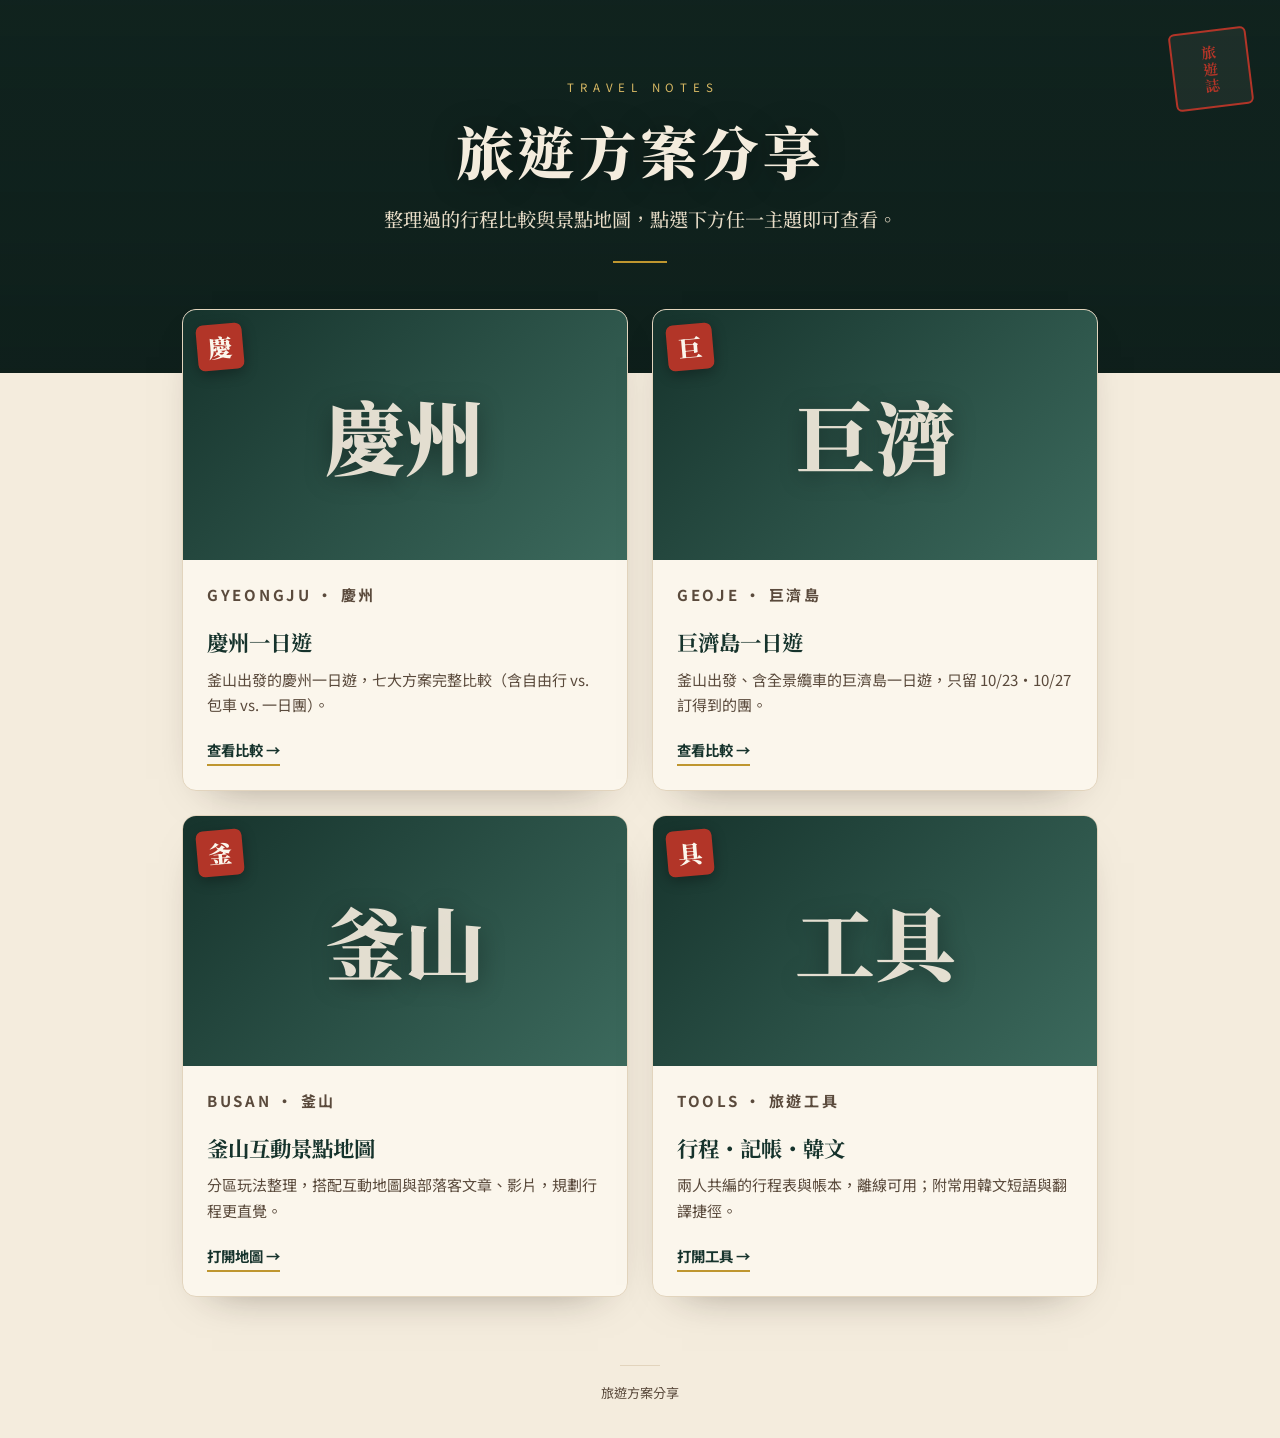
<file: index.html>
<!doctype html>
<html lang="zh-Hant">
<head>
<meta charset="utf-8">
<meta name="viewport" content="width=device-width, initial-scale=1">
<title>旅遊方案分享</title>
<link rel="preconnect" href="https://fonts.googleapis.com">
<link rel="preconnect" href="https://fonts.gstatic.com" crossorigin>
<link href="https://fonts.googleapis.com/css2?family=Noto+Serif+TC:wght@500;700;900&family=Noto+Sans+TC:wght@400;500;700&display=swap" rel="stylesheet">
<style>
  :root{
    --ink:#23170f;
    --ink-soft:#5a4a3c;
    --hanji:#f4ecdd;
    --hanji-card:#fbf6ec;
    --pine:#16332c;
    --pine-2:#1f4339;
    --celadon:#3c6a5d;
    --brass:#bf962f;
    --brass-soft:#d8b964;
    --vermilion:#b23528;
    --maple:#c4642a;
    --line:#e2d4bd;
  }
  *{box-sizing:border-box}
  html{scroll-behavior:smooth}
  body{
    margin:0;
    font-family:"Noto Sans TC",system-ui,sans-serif;
    color:var(--ink);
    background:var(--hanji);
    line-height:1.7;
    -webkit-font-smoothing:antialiased;
    min-height:100vh;
    display:flex;
    flex-direction:column;
  }
  h1,h2,h3,.serif{font-family:"Noto Serif TC",serif}
  a{color:inherit;text-decoration:none}
  img{display:block;max-width:100%}

  /* ---------- HERO ---------- */
  .hero{
    position:relative;
    color:#f4ecdd;
    padding:78px 24px 110px;
    text-align:center;
    overflow:hidden;
    background:
      linear-gradient(180deg, rgba(14,30,26,.78), rgba(14,30,26,.92)),
      url("https://res.klook.com/image/upload/c_fill,w_1600,h_900,q_75/activities/gcozb6rj1alo3g2yafzv.jpg") center/cover no-repeat,
      var(--pine);
  }
  .hero .eyebrow{
    letter-spacing:.5em;
    font-size:.72rem;
    color:var(--brass-soft);
    text-transform:uppercase;
    margin:0 0 18px;
    padding-left:.5em;
  }
  .hero h1{
    font-weight:900;
    font-size:clamp(2.1rem,6vw,3.6rem);
    margin:0;
    letter-spacing:.06em;
    line-height:1.2;
    text-shadow:0 2px 30px rgba(0,0,0,.4);
  }
  .hero .sub{
    font-family:"Noto Serif TC",serif;
    font-size:clamp(1rem,2.4vw,1.2rem);
    color:#e7dcc7;
    margin:18px auto 0;
    max-width:560px;
    font-weight:500;
  }
  .hero .rule{
    width:54px;height:2px;background:var(--brass);
    margin:26px auto 0;
  }
  .hero .stamp{
    position:absolute;top:30px;right:30px;
    width:78px;height:78px;border:2px solid var(--vermilion);
    color:var(--vermilion);
    display:grid;place-content:center;text-align:center;
    transform:rotate(-7deg);
    font-family:"Noto Serif TC",serif;font-weight:700;
    background:rgba(244,236,221,.06);
    border-radius:6px;line-height:1.15;
    font-size:.92rem;
  }
  @media(max-width:640px){.hero .stamp{width:60px;height:60px;font-size:.72rem;top:18px;right:18px}}

  .wrap{max-width:960px;margin:0 auto;padding:0 22px;width:100%}

  /* ---------- CARDS ---------- */
  .grid{
    display:grid;grid-template-columns:repeat(2,1fr);gap:24px;
    margin:-64px auto 40px;position:relative;z-index:2;
  }
  /* 手機版：維持兩欄，縮小內距與字級讓排版不擁擠 */
  @media(max-width:720px){
    .grid{gap:13px;margin:-44px auto 34px}
    .body{padding:14px 15px 16px}
    .body h3{font-size:1.06rem;margin-bottom:7px}
    .body p{font-size:.82rem;line-height:1.55;margin-bottom:14px}
    .pos{font-size:.66rem;letter-spacing:.12em}
    .cta{font-size:.8rem}
    .media .glyph{font-size:clamp(2.4rem,11vw,3.2rem)}
    .media .seal{width:38px;height:38px;font-size:1.2rem;top:10px;left:10px}
  }

  .card{
    background:var(--hanji-card);
    border:1px solid var(--line);
    border-radius:14px;overflow:hidden;
    display:flex;flex-direction:column;
    box-shadow:0 18px 44px -30px rgba(35,23,15,.55);
    transition:transform .3s ease, box-shadow .3s ease;
    opacity:0;transform:translateY(22px);
    animation:rise .7s ease forwards;
  }
  .card:nth-child(2){animation-delay:.12s}
  .card:nth-child(3){animation-delay:.24s}
  .card:nth-child(4){animation-delay:.36s}
  @keyframes rise{to{opacity:1;transform:none}}
  @media(prefers-reduced-motion:reduce){
    .card{animation:none;opacity:1;transform:none}
  }
  .card:hover{transform:translateY(-4px);box-shadow:0 28px 58px -28px rgba(35,23,15,.62)}

  .media{
    position:relative;aspect-ratio:16/9;
    background:linear-gradient(135deg,var(--pine),var(--celadon));
    display:grid;place-content:center;
  }
  .media img{width:100%;height:100%;object-fit:cover;position:absolute;inset:0}
  .media .glyph{
    font-family:"Noto Serif TC",serif;font-weight:900;
    font-size:clamp(3.4rem,9vw,5rem);
    color:rgba(244,236,221,.92);
    text-shadow:0 4px 24px rgba(0,0,0,.35);
    position:relative;z-index:1;
  }
  .media .seal{
    position:absolute;top:14px;left:14px;z-index:2;
    width:46px;height:46px;background:var(--vermilion);color:#fbf6ec;
    display:grid;place-content:center;border-radius:7px;
    font-family:"Noto Serif TC",serif;font-weight:900;font-size:1.5rem;
    transform:rotate(-5deg);
    box-shadow:0 4px 14px rgba(0,0,0,.3);
  }

  .body{padding:22px 24px 24px;display:flex;flex-direction:column;flex:1}
  .pos{font-size:.76rem;letter-spacing:.18em;color:var(--brass);font-weight:700;margin:0 0 6px}
  .body h3{margin:0 0 10px;font-size:1.34rem;color:var(--pine);line-height:1.35}
  .body p{margin:0 0 20px;font-size:.94rem;color:var(--ink-soft);flex:1}
  .cta{
    align-self:flex-start;
    display:inline-flex;align-items:center;gap:8px;
    font-weight:700;font-size:.9rem;color:var(--pine);
    border-bottom:2px solid var(--brass);padding-bottom:2px;
    transition:gap .3s ease;
  }
  .card:hover .cta{gap:14px}

  /* ---------- FOOTER ---------- */
  footer{
    margin-top:auto;
    text-align:center;
    padding:28px 20px 34px;
    font-size:.82rem;color:var(--ink-soft);
  }
  footer .rule{width:40px;height:1px;background:var(--line);margin:0 auto 16px}
</style>
</head>
<body>

  <header class="hero">
    <div class="stamp">旅<br>遊<br>誌</div>
    <p class="eyebrow">Travel Notes</p>
    <h1>旅遊方案分享</h1>
    <p class="sub">整理過的行程比較與景點地圖，點選下方任一主題即可查看。</p>
    <div class="rule"></div>
  </header>

  <main class="wrap">
    <section class="grid">

      <!-- ▼▼ 一張卡片 = 一個頁面。要新增頁面時，複製下面這整段 <a class="card">…</a>，
           改 href（連到你的新 .html 檔）、glyph 印章字、pos、h3 標題、p 說明即可。 ▼▼ -->
      <a class="card" href="gyeongju.html">
        <div class="media">
          <span class="seal">慶</span>
          <span class="glyph">慶州</span>
        </div>
        <div class="body">
          <p class="pos">GYEONGJU · 慶州</p>
          <h3>慶州一日遊</h3>
          <p>釜山出發的慶州一日遊，七大方案完整比較（含自由行 vs. 包車 vs. 一日團）。</p>
          <span class="cta">查看比較 →</span>
        </div>
      </a>

      <a class="card" href="geoje.html">
        <div class="media">
          <span class="seal">巨</span>
          <span class="glyph">巨濟</span>
        </div>
        <div class="body">
          <p class="pos">GEOJE · 巨濟島</p>
          <h3>巨濟島一日遊</h3>
          <p>釜山出發、含全景纜車的巨濟島一日遊，只留 10/23・10/27 訂得到的團。</p>
          <span class="cta">查看比較 →</span>
        </div>
      </a>

      <a class="card" href="busan.html">
        <div class="media">
          <span class="seal">釜</span>
          <span class="glyph">釜山</span>
        </div>
        <div class="body">
          <p class="pos">BUSAN · 釜山</p>
          <h3>釜山互動景點地圖</h3>
          <p>分區玩法整理，搭配互動地圖與部落客文章、影片，規劃行程更直覺。</p>
          <span class="cta">打開地圖 →</span>
        </div>
      </a>

      <a class="card" href="app.html">
        <div class="media">
          <span class="seal">具</span>
          <span class="glyph">工具</span>
        </div>
        <div class="body">
          <p class="pos">TOOLS · 旅遊工具</p>
          <h3>行程・記帳・韓文</h3>
          <p>兩人共編的行程表與帳本，離線可用；附常用韓文短語與翻譯捷徑。</p>
          <span class="cta">打開工具 →</span>
        </div>
      </a>
      <!-- ▲▲ 複製到這裡為止 ▲▲ -->

    </section>
  </main>

  <footer>
    <div class="rule"></div>
    旅遊方案分享
  </footer>

</body>
</html>
</file>
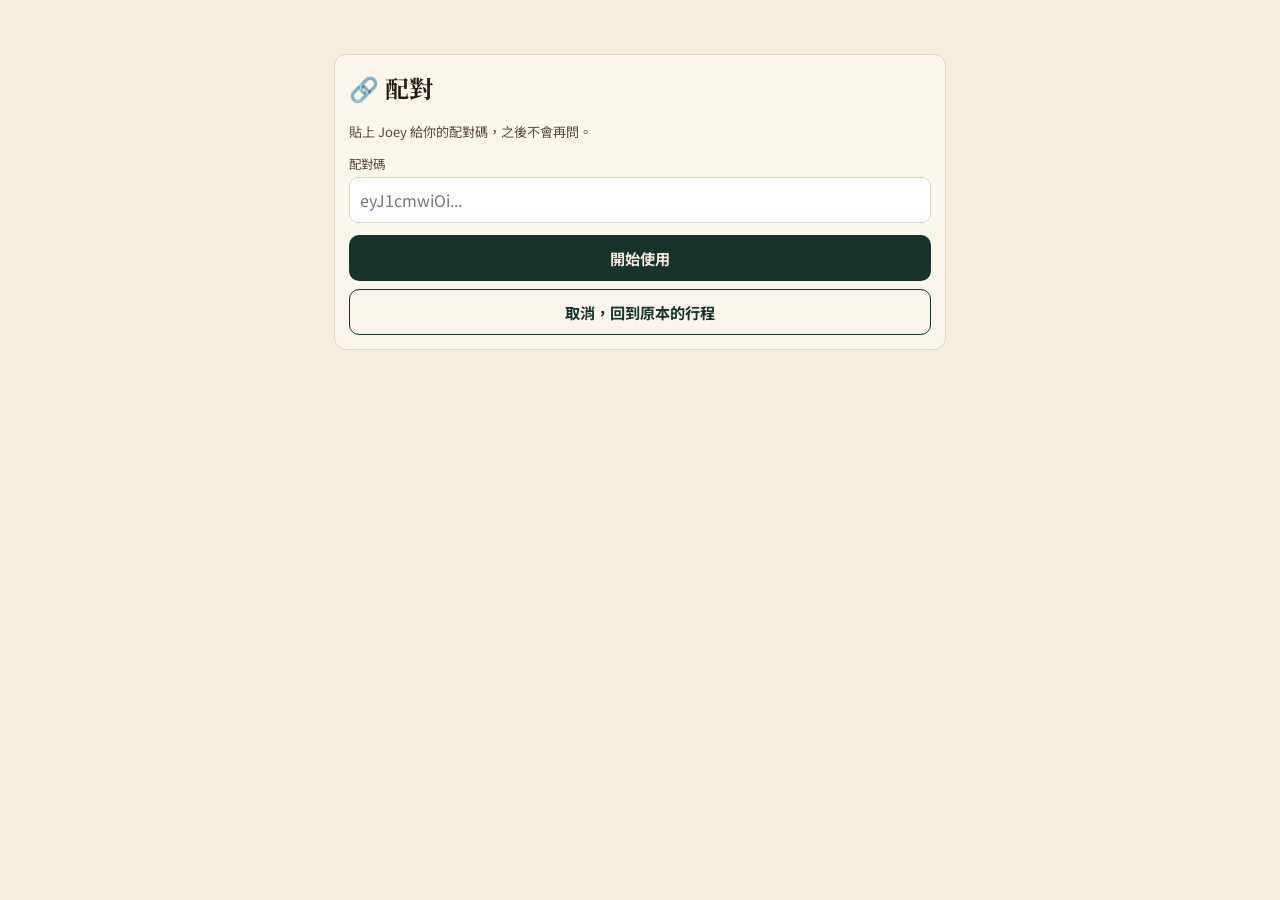
<file: app.html>
<!doctype html>
<html lang="zh-Hant">
<head>
<meta charset="utf-8">
<meta name="viewport" content="width=device-width, initial-scale=1, viewport-fit=cover">
<title>釜山旅遊工具</title>
<link rel="preconnect" href="https://fonts.googleapis.com">
<link rel="preconnect" href="https://fonts.gstatic.com" crossorigin>
<link href="https://fonts.googleapis.com/css2?family=Noto+Serif+TC:wght@700;900&family=Noto+Sans+TC:wght@400;500;700&display=swap" rel="stylesheet">
<link rel="manifest" href="manifest.json">
<link rel="apple-touch-icon" href="app/icons/apple-touch-icon.png">
<meta name="theme-color" content="#16332c">
<meta name="apple-mobile-web-app-capable" content="yes">
<meta name="apple-mobile-web-app-status-bar-style" content="default">
<link rel="stylesheet" href="app/app.css?v=15">
</head>
<body>

<!-- 配對畫面 -->
<div id="pair-view" hidden>
  <main>
    <div class="card" style="margin-top:40px">
      <h2 style="margin:0 0 6px">🔗 配對</h2>
      <p class="muted">貼上 Joey 給你的配對碼，之後不會再問。</p>
      <p id="inapp-warn" hidden style="background:#fbeceb;border:1px solid var(--vermilion);color:var(--vermilion);border-radius:9px;padding:10px 12px;font-size:.84rem;line-height:1.55;margin:10px 0 0">
        ⚠️ 你正在 LINE／FB 等 App 的<b>內建瀏覽器</b>裡開啟，這裡的設定<b>不會被保存</b>，下次還是會問你配對碼。<br>
        請點右下角的「⋯」或分享圖示 →「<b>用 Safari 開啟</b>」，再貼一次就好。
      </p>
      <label class="field" for="pair-code">配對碼</label>
      <input id="pair-code" autocomplete="off" placeholder="eyJ1cmwiOi...">
      <p id="pair-err" class="muted" style="color:var(--vermilion)" hidden>配對碼格式不對，再確認一次。</p>
      <button class="btn" id="pair-go" style="margin-top:12px;width:100%">開始使用</button>
      <button class="btn ghost" id="pair-cancel" style="margin-top:8px;width:100%" hidden>取消，回到原本的行程</button>
    </div>
  </main>
</div>

<!-- 主畫面 -->
<div id="app-view" hidden>
  <header class="topbar">
    <h1><button type="button" id="trip-switch" aria-label="切換行程"><span id="trip-title">釜山旅遊工具</span> <span class="caret">▾</span><span class="sub" id="trip-dates">2026.10.22 – 10.29</span></button></h1>
    <span class="sync" id="sync-status">…</span>
    <button class="iconbtn" id="refresh" title="手動同步">↻</button>
    <button class="iconbtn" id="settings" title="設定">⚙</button>
  </header>
  <main id="tab-content"></main>
  <nav class="tabs">
    <button data-tab="itinerary"><span class="e">📅</span>行程</button>
    <button data-tab="expenses"><span class="e">💰</span>記帳</button>
    <button data-tab="phrases"><span class="e">🇰🇷</span>韓文</button>
  </nav>
</div>

<!-- 設定 -->
<dialog id="settings-dlg">
  <h3 style="margin:0 0 10px">⚙ 設定</h3>
  <label class="field" for="title-input">旅程名稱</label>
  <input id="title-input" placeholder="釜山旅遊工具">
  <label class="field" for="start-input">開始日期</label>
  <input id="start-input" type="date">
  <label class="field" for="end-input">結束日期</label>
  <input id="end-input" type="date">
  <div id="rate-field">
    <label class="field" for="rate-input">匯率（1 KRW = ? TWD，兩機共用）</label>
    <input id="rate-input" inputmode="decimal">
  </div>
  <div style="display:flex;gap:10px;margin-top:14px">
    <button class="btn" id="rate-save">儲存</button>
    <button class="btn ghost" id="dlg-close">關閉</button>
  </div>
  <hr style="border:0;border-top:1px solid var(--line);margin:16px 0">
  <button class="btn warn" id="unpair">從這支手機移除這份行程</button>
  <p class="muted" style="font-size:.78rem;margin:8px 0 0">只會從這支手機拿掉，雲端的試算表和別人手機上的資料都不受影響。</p>
</dialog>

<!-- 行程清單：只列這支手機配對過的 -->
<dialog id="trips-dlg">
  <h3 style="margin:0 0 10px">🧳 切換行程</h3>
  <div id="trips-list"></div>
  <div style="display:flex;gap:10px;margin-top:14px">
    <button class="btn" id="trip-add">＋ 加入另一份</button>
    <button class="btn ghost" id="trips-close">關閉</button>
  </div>
</dialog>

<script src="app/vendor/Sortable.min.js"></script>
<script type="module">
import { SyncEngine, gasTransport, decodePairCode, readPairFromUrl, isInAppBrowser, LS } from './app/sync.js';
import { withMinDuration } from './app/ui.js';
import { migrateLegacy, listTrips, currentTrip, addTrip, switchTrip, removeTrip, tripStorage, tripLabel, tripFeatures } from './app/trips.js';
import { renderExpenses } from './app/expenses.js';
import { renderItinerary } from './app/itinerary.js';
import { renderPhrases } from './app/phrases.js';

const $ = id => document.getElementById(id);
let engine = null;

/* ---------- 配對 ---------- */
migrateLegacy(localStorage);
function getPair() { return currentTrip(localStorage); }
function showPairView() {
  $('app-view').hidden = true;
  $('pair-view').hidden = false;
  if (isInAppBrowser(navigator.userAgent)) $('inapp-warn').hidden = false;
}
/* 新的配對碼＝加入一份行程並切過去；各份行程的快取分開放，不會互相清掉 */
function savePair(next) { addTrip(localStorage, next); }
$('pair-go').onclick = () => {
  const pair = decodePairCode($('pair-code').value);
  if (!pair) { $('pair-err').hidden = false; return; }
  savePair(pair);
  location.reload();
};
/* 連結配對：app.html#pair=<配對碼> → 收下後立刻從網址抹掉，
 * 避免 token 留在網址列、瀏覽紀錄與截圖裡（fragment 本來就不會送到伺服器） */
function consumePairLink() {
  const incoming = readPairFromUrl(location.href);
  if (!incoming) return;
  savePair(incoming);
  try { history.replaceState(null, '', location.pathname + location.search); }
  catch (_) { location.hash = ''; }
}

/* ---------- 同步狀態列 ---------- */
function renderStatus(s) {
  const el = $('sync-status');
  if (s.unauthorized) {
    const cur = getPair();
    if (cur) removeTrip(localStorage, cur.id);
    alert('這份行程的配對已失效（TOKEN 可能換了），已從這支手機移除，請重新貼上新的配對碼');
    location.reload();
    return;
  }
  el.classList.toggle('off', !s.online);
  el.textContent = !s.online
    ? `⚡ 離線${s.pending ? '・' + s.pending + ' 筆待送' : ''}`
    : s.flushing || s.pending ? '↻ 同步中' : '✓ 已同步';
}

/* 吸頂的日期 chips 需要知道 topbar 實際高度；字體非同步載入與轉向都會改變它 */
function syncTopbarHeight() {
  const bar = document.querySelector('.topbar');
  if (bar) document.documentElement.style.setProperty('--topbar-h', bar.offsetHeight + 'px');
}
window.addEventListener('resize', syncTopbarHeight);
if (document.fonts && document.fonts.ready) document.fonts.ready.then(syncTopbarHeight).catch(() => {});

/* ---------- Tab 路由 ---------- */
const TABS = {
  itinerary: el => renderItinerary(el, engine),
  expenses: el => renderExpenses(el, engine),
  phrases: el => renderPhrases(el, engine),
};
/* 這份行程開放哪些分頁、字體多大（寫在該份 settings；沒設定 = 三個分頁、原尺寸） */
const features = () => tripFeatures(engine.data.settings);
function currentTab() {
  const { tabs } = features();
  const h = location.hash.replace('#', '');
  if (tabs.includes(h)) return h;
  const saved = localStorage.getItem(LS.tab);
  return tabs.includes(saved) ? saved : (tabs.includes('expenses') ? 'expenses' : tabs[0]);
}
function applyFeatures() {
  const { tabs, fontScale } = features();
  document.documentElement.style.fontSize = fontScale === 1 ? '' : `${fontScale * 100}%`;
  document.querySelectorAll('.tabs button').forEach(b => { b.hidden = !tabs.includes(b.dataset.tab); });
  document.body.classList.toggle('single-tab', tabs.length === 1); // 只剩一頁就收起底部分頁列
  $('rate-field').hidden = !tabs.includes('expenses');
  syncTopbarHeight(); // 字體變了，吸頂日期列要跟著重算
}
/* 標題與日期跟著 settings 走（tripTitle / tripStart / tripEnd），一份 Sheet 一趟旅程 */
function renderHeader() {
  const { title, dates } = tripLabel(localStorage, getPair().id); // engine 每次變更都先存檔再通知，讀快取即最新
  $('trip-title').textContent = title;
  $('trip-dates').textContent = dates;
  document.title = title;
}
function renderTab() {
  applyFeatures();
  renderHeader();
  const tab = currentTab();
  if (features().tabs.length > 1) localStorage.setItem(LS.tab, tab); // 單頁行程不要蓋掉其他行程記住的分頁
  document.querySelectorAll('.tabs button').forEach(b => b.classList.toggle('on', b.dataset.tab === tab));
  TABS[tab]($('tab-content'));
}
document.querySelectorAll('.tabs button').forEach(b => { b.onclick = () => { location.hash = b.dataset.tab; }; });
window.addEventListener('hashchange', renderTab);

/* ---------- 設定 ---------- */
$('settings').onclick = () => {
  const g = k => { const r = engine.data.settings[k]; return r && r.value; };
  $('rate-input').value = g('exchangeRate') || '0.023';
  $('title-input').value = g('tripTitle') || '';
  $('start-input').value = g('tripStart') || '2026-10-22';
  $('end-input').value = g('tripEnd') || '2026-10-29';
  $('settings-dlg').showModal();
};
$('dlg-close').onclick = () => $('settings-dlg').close();
$('rate-save').onclick = () => {
  const v = parseFloat($('rate-input').value);
  if (!Number.isFinite(v) || v <= 0) return;
  const start = $('start-input').value, end = $('end-input').value;
  if (!start || !end || start > end) { alert('結束日期不能早於開始日期'); return; }
  const g = k => { const r = engine.data.settings[k]; return r && r.value; };
  const next = { exchangeRate: String(v), tripTitle: $('title-input').value.trim(), tripStart: start, tripEnd: end };
  // 只送有變的欄位，避免沒改的值也去蓋掉另一台剛改的
  Object.entries(next).forEach(([key, value]) => { if ((g(key) || '') !== value) engine.upsert('settings', { key, value }); });
  $('settings-dlg').close();
};
$('unpair').onclick = () => {
  const cur = getPair();
  if (confirm(`確定要從這支手機移除「${tripLabel(localStorage, cur.id).title}」？之後要再用，需重新貼上它的配對碼。`)) {
    removeTrip(localStorage, cur.id);
    location.reload();
  }
};

/* ---------- 切換行程 ---------- */
function renderTripList() {
  const cur = getPair();
  const list = $('trips-list');
  list.innerHTML = '';
  for (const t of listTrips(localStorage)) {
    const { title, dates } = tripLabel(localStorage, t.id);
    const b = document.createElement('button');
    b.type = 'button';
    b.className = 'trip-row' + (t.id === cur.id ? ' on' : '');
    b.innerHTML = '<span class="tr-title"></span><span class="tr-dates"></span>';
    b.querySelector('.tr-title').textContent = title;
    if (t.id === cur.id) b.insertAdjacentHTML('beforeend', '<span class="tr-now">目前</span>');
    b.querySelector('.tr-dates').textContent = dates;
    b.onclick = () => {
      if (t.id === cur.id) { $('trips-dlg').close(); return; }
      switchTrip(localStorage, t.id);
      location.reload();
    };
    list.appendChild(b);
  }
}
$('trip-switch').onclick = () => {
  renderTripList();
  $('trips-dlg').showModal();
  // showModal 會自動把焦點給第一個按鈕，iOS 畫出的藍框看起來像「選中」，跟真正目前那份打架
  if (document.activeElement && document.activeElement.blur) document.activeElement.blur();
};
$('trips-close').onclick = () => $('trips-dlg').close();
$('trip-add').onclick = () => {
  $('trips-dlg').close();
  $('pair-code').value = '';
  $('pair-err').hidden = true;
  $('pair-cancel').hidden = false;
  showPairView();
};
$('pair-cancel').onclick = () => {
  $('pair-view').hidden = true;
  $('app-view').hidden = false;
};
$('refresh').onclick = async () => {
  const btn = $('refresh');
  if (btn.classList.contains('spin')) return; // 連點時不重複啟動
  btn.classList.add('spin');
  // 同步常常只花 100–300ms，不墊最短時間的話動畫會一閃而過，看起來像沒反應
  try { await withMinDuration(() => engine.syncNow(), 600); }
  finally { btn.classList.remove('spin'); }
};

/* ---------- 啟動 ---------- */
consumePairLink();
const pair = getPair();
if (!pair) {
  showPairView();
} else {
  $('app-view').hidden = false;
  syncTopbarHeight();
  engine = new SyncEngine({
    transport: gasTransport(pair),
    storage: tripStorage(localStorage, pair.id),
    onChange: renderTab,
    onStatus: renderStatus,
  });
  renderTab();
  engine.start();
  // 加入主畫面提示（iOS 無安裝 API，只能文字引導）
  if (!localStorage.getItem('tt.a2hs') && !window.navigator.standalone) {
    localStorage.setItem('tt.a2hs', '1');
    setTimeout(() => alert('小提示：用 Safari 的「分享 → 加入主畫面」把這個工具變成 App 圖示，離線也能開。'), 800);
  }
}

// Service worker（僅 https 或 localhost；GAS 請求不經 SW）
if ('serviceWorker' in navigator && (location.protocol === 'https:' || location.hostname === 'localhost')) {
  // 新 SW 接管時自動重載一次（sw.js 有 skipWaiting + clients.claim），
  // 讓更新在第一次啟動就套用，不必開兩次。controller 為 null 代表是初次安裝，不重載。
  if (navigator.serviceWorker.controller) {
    let reloading = false;
    navigator.serviceWorker.addEventListener('controllerchange', () => {
      if (reloading) return;
      reloading = true;
      location.reload();
    });
  }
  navigator.serviceWorker.register('./sw.js');
}
</script>
</body>
</html>
</file>
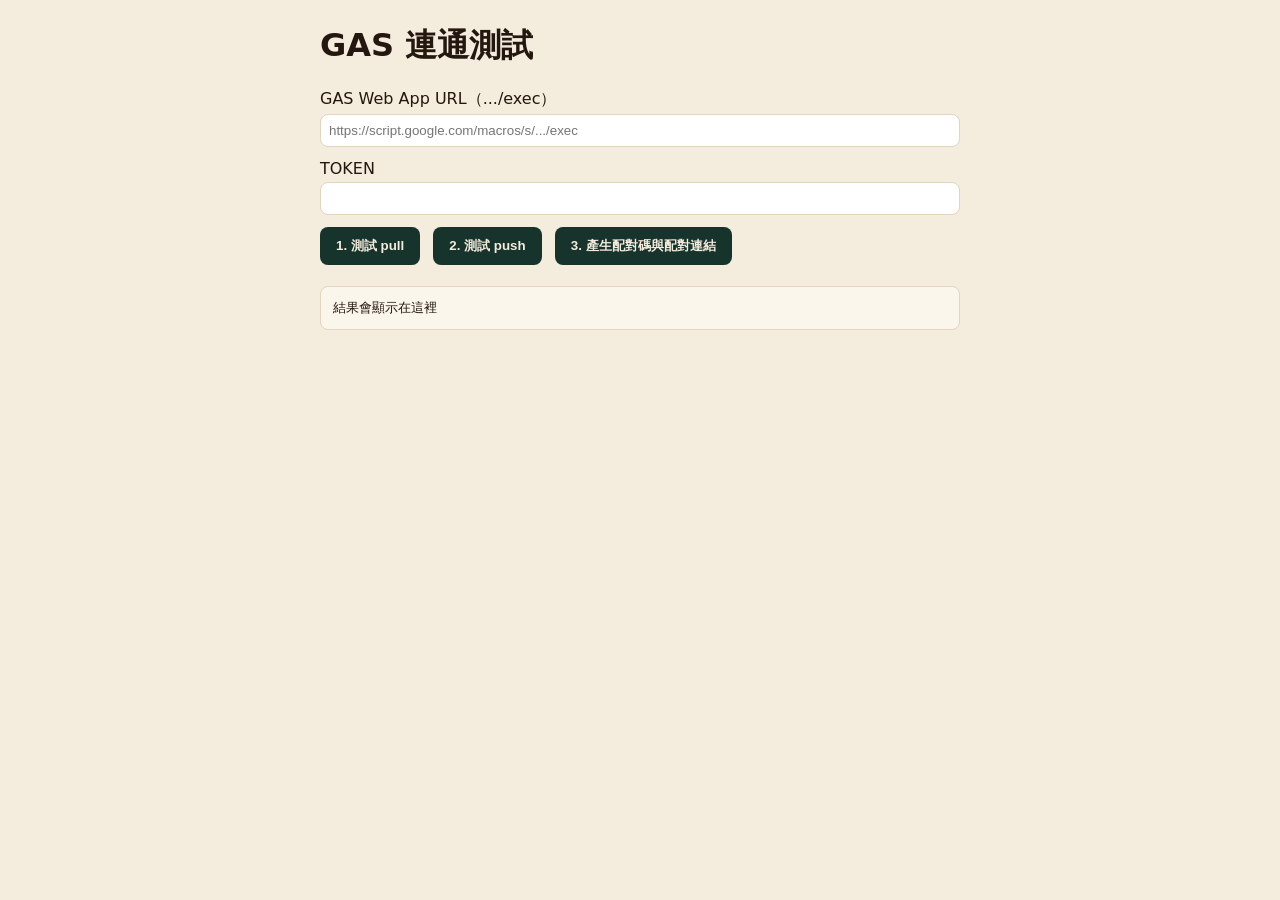
<file: spike.html>
<!doctype html>
<html lang="zh-Hant">
<head>
<meta charset="utf-8"><meta name="viewport" content="width=device-width, initial-scale=1">
<title>GAS 連通測試</title>
<style>
  body{font-family:system-ui,sans-serif;max-width:640px;margin:24px auto;padding:0 16px;background:#f4ecdd;color:#23170f}
  input{width:100%;box-sizing:border-box;padding:8px;margin:4px 0 12px;border:1px solid #e2d4bd;border-radius:8px}
  button{padding:10px 16px;margin:0 8px 8px 0;border:0;border-radius:8px;background:#16332c;color:#f4ecdd;font-weight:700}
  pre{background:#fbf6ec;border:1px solid #e2d4bd;border-radius:8px;padding:12px;white-space:pre-wrap;word-break:break-all}
</style>
</head>
<body>
<h1>GAS 連通測試</h1>
<label>GAS Web App URL（.../exec）</label><input id="url" placeholder="https://script.google.com/macros/s/.../exec">
<label>TOKEN</label><input id="token">
<button id="pull">1. 測試 pull</button>
<button id="push">2. 測試 push</button>
<button id="pair">3. 產生配對碼與配對連結</button>
<pre id="log">結果會顯示在這裡</pre>
<script type="module">
import { encodePairCode, pairLinkUrl } from './app/sync.js';
const $ = id => document.getElementById(id);
const log = v => { $('log').textContent = typeof v === 'string' ? v : JSON.stringify(v, null, 2); };
$('pull').onclick = async () => {
  try {
    const r = await fetch(`${$('url').value}?action=pull&since=0&token=${encodeURIComponent($('token').value)}`);
    log(await r.json());
  } catch (e) { log('FAIL: ' + e.message); }
};
$('push').onclick = async () => {
  try {
    const body = JSON.stringify({ token: $('token').value, ops: [{ tab: 'expenses', record: {
      id: 'spike-' + Date.now(), date: '2026-10-22', title: 'spike 測試', category: '其他',
      amount: 100, currency: 'KRW', deleted: 0 } }] });
    const r = await fetch($('url').value, { method: 'POST', headers: { 'Content-Type': 'text/plain;charset=utf-8' }, body });
    log(await r.json());
  } catch (e) { log('FAIL: ' + e.message); }
};
$('pair').onclick = () => {
  let code;
  try { code = encodePairCode($('url').value.trim(), $('token').value.trim()); }
  catch (e) { log('FAIL: token 或 URL 含非 ASCII 字元（btoa 只吃 Latin1），請改用英數與符號'); return; }
  const appUrl = location.origin + location.pathname.replace(/spike\.html$/, 'app.html');
  log('配對碼（貼進 App 配對畫面）：\n' + code +
      '\n\n配對連結（傳這個更省事，對方點開即完成配對）：\n' + pairLinkUrl(appUrl, code));
};
</script>
</body>
</html>
</file>
<file: app/app.css>
/* 旅遊工具 PWA — 沿用韓紙配色 */
:root{
  --ink:#23170f; --ink-soft:#5a4a3c; --hanji:#f4ecdd; --card:#fbf6ec;
  --pine:#16332c; --celadon:#3c6a5d; --brass:#bf962f; --vermilion:#b23528; --maple:#c4642a; --brass-soft:#d8b964; --line:#e2d4bd;
}
*{box-sizing:border-box}
body{margin:0;font-family:"Noto Sans TC",system-ui,sans-serif;background:var(--hanji);color:var(--ink);line-height:1.6;-webkit-font-smoothing:antialiased}
h1,h2,h3{font-family:"Noto Serif TC",serif}
button{font-family:inherit}

/* 頂部列 */
.topbar{position:sticky;top:0;z-index:10;background:var(--pine);color:var(--hanji);padding:10px 14px calc(10px);display:flex;align-items:center;gap:10px}
.topbar h1{font-size:1.05rem;margin:0;flex:1;letter-spacing:.05em}
.topbar .sub{font-size:.68rem;opacity:.75;display:block;font-family:"Noto Sans TC"}
#trip-switch{all:unset;cursor:pointer;display:block;font:inherit;letter-spacing:inherit;color:inherit;-webkit-tap-highlight-color:transparent}
#trip-switch:active{opacity:.7}
#trip-switch .caret{font-size:.7em;opacity:.7}
/* 切換行程清單 */
.trip-row{display:block;width:100%;text-align:left;background:var(--card);border:1px solid var(--line);border-radius:10px;padding:10px 12px;margin:0 0 8px;color:var(--ink);cursor:pointer}
.trip-row{position:relative;-webkit-tap-highlight-color:transparent}
.trip-row:focus{outline:none}
.trip-row:focus-visible{outline:2px dashed var(--ink-soft);outline-offset:2px}
.trip-row.on{border:2px solid var(--pine);background:#e6efe9;padding:9px 11px}
.trip-row .tr-now{position:absolute;top:50%;right:12px;transform:translateY(-50%);background:var(--pine);color:var(--hanji);font-size:.72rem;font-weight:700;border-radius:999px;padding:2px 10px}
.trip-row .tr-title{display:block;font-weight:700}
.trip-row .tr-dates{display:block;font-size:.78rem;color:var(--ink-soft)}
.sync{font-size:.72rem;padding:4px 10px;border-radius:14px;background:rgba(244,236,221,.14);white-space:nowrap}
.sync.off{background:var(--vermilion)}
.iconbtn{background:none;border:0;color:var(--hanji);font-size:1.1rem;padding:6px;cursor:pointer}
.iconbtn.spin{animation:iconspin .7s linear infinite}
@keyframes iconspin{to{transform:rotate(360deg)}}
@media (prefers-reduced-motion:reduce){.iconbtn.spin{animation:none;opacity:.45}}

/* 內容與底部 tab */
main{padding:14px 14px calc(74px + env(safe-area-inset-bottom,0px));max-width:640px;margin:0 auto}
.tabs{position:fixed;bottom:0;left:0;right:0;display:flex;background:var(--card);border-top:1px solid var(--line);padding-bottom:env(safe-area-inset-bottom,0px);z-index:10}
.tabs button{flex:1;padding:10px 0 8px;border:0;background:none;color:var(--ink-soft);font-size:.72rem;cursor:pointer}
.tabs button .e{display:block;font-size:1.25rem;margin-bottom:2px}
.tabs button.on{color:var(--pine);font-weight:700}
.tabs button.on .e{transform:scale(1.12)}
.tabs button[hidden]{display:none}
body.single-tab .tabs{display:none}
body.single-tab main{padding-bottom:calc(24px + env(safe-area-inset-bottom,0px))}

/* 卡片與表單 */
.card{background:var(--card);border:1px solid var(--line);border-radius:12px;padding:14px;margin-bottom:12px}
.field{display:block;font-size:.78rem;color:var(--ink-soft);margin:8px 0 2px}
input,select,textarea{width:100%;padding:10px;border:1px solid var(--line);border-radius:9px;background:#fff;font-size:1rem;font-family:inherit}
textarea{resize:none;line-height:1.5;display:block;overflow:hidden}
.btn{display:inline-block;padding:11px 18px;border:1.5px solid transparent;border-radius:10px;background:var(--pine);color:var(--hanji);font-weight:700;font-size:.95rem;cursor:pointer}
.btn.warn{background:var(--vermilion)}
.btn.ghost{background:none;border:1.5px solid var(--pine);color:var(--pine)}
.muted{color:var(--ink-soft);font-size:.82rem}
.placeholder{text-align:center;color:var(--ink-soft);padding:56px 0}
.placeholder .e{font-size:2.2rem;display:block;margin-bottom:8px}

/* 設定彈窗 */
dialog{border:1px solid var(--line);border-radius:14px;padding:18px;max-width:420px;width:calc(100vw - 48px);background:var(--card)}
dialog::backdrop{background:rgba(35,23,15,.45)}

/* ---------- 行程 tab ---------- */
/* 吸頂：top 用 JS 量出來的 topbar 實際高度（字體載入、瀏海機型都會改變它）。
   負邊距讓底色鋪滿整個寬度，否則卡片會從左右空隙透出來。 */
.daychips{display:flex;gap:8px;overflow-x:auto;padding:8px 14px 12px;margin:0 -14px;
  position:sticky;top:var(--topbar-h,56px);z-index:9;background:var(--hanji);
  box-shadow:0 6px 10px -10px rgba(35,23,15,.45);
  -webkit-overflow-scrolling:touch;scrollbar-width:none}
.daychips::-webkit-scrollbar{display:none}
.daychip{flex:none;min-width:64px;border:1.5px solid var(--line);background:var(--card);border-radius:12px;padding:8px 10px 7px;font-size:1rem;color:var(--ink-soft);cursor:pointer;line-height:1.25;text-align:center;font-family:"Noto Serif TC",serif;font-weight:700;transition:transform .15s ease}
.daychip small{display:block;font-size:.64rem;font-weight:400;font-family:"Noto Sans TC";letter-spacing:.08em;opacity:.8;margin-top:1px}
.daychip.on{background:var(--pine);color:var(--hanji);border-color:var(--pine);box-shadow:0 6px 16px -8px rgba(22,51,44,.55)}
.daychip.on small{color:var(--brass-soft);opacity:1}
.daychip.today:not(.on){border-color:var(--brass);color:var(--brass)}
.daychip.today::after{content:"今天";display:block;font-size:.56rem;letter-spacing:.2em;color:var(--brass);font-family:"Noto Sans TC";font-weight:700;margin-top:2px}
.daychip.on.today::after{color:var(--brass-soft)}
.daychip:active{transform:scale(.96)}

/* 時間軸 */
#it-list{position:relative;padding:2px 0 4px 16px;margin-bottom:14px}
#it-list::before{content:"";position:absolute;left:4px;top:10px;bottom:10px;width:2px;background:linear-gradient(var(--line) 60%,transparent 0) repeat-y;background-size:2px 9px}
.itcard{position:relative;background:var(--card);border:1px solid var(--line);border-left:4px solid var(--dc);border-radius:13px;margin-bottom:10px;box-shadow:0 10px 26px -20px rgba(35,23,15,.5)}
.itcard::before{content:"";position:absolute;left:-16px;top:19px;width:7px;height:7px;border-radius:50%;background:var(--dc);box-shadow:0 0 0 2.5px var(--hanji)}
.itcard.done{opacity:.78}
.itcard.done .ittitle{text-decoration:line-through;text-decoration-color:var(--celadon);opacity:.6}
.itcard.done .itnote{opacity:.45}
.ithdr{display:flex;align-items:center;gap:8px;padding:10px 11px 0 12px;min-height:26px;cursor:pointer}
.itacts{margin-left:auto;display:flex;gap:6px;align-items:center;flex:none}
.itdone{appearance:none;-webkit-appearance:none;width:22px;height:22px;flex:none;border:2px solid var(--line);border-radius:50%;background:#fff;cursor:pointer;display:grid;place-content:center;margin:0}
.itdone:checked{background:var(--celadon);border-color:var(--celadon)}
.itdone:checked::before{content:"✓";color:#fff;font-size:.85rem;font-weight:900;line-height:1}
.ittime{font-family:"Noto Serif TC",serif;font-weight:700;color:var(--maple);font-size:.88rem;flex:none;letter-spacing:.03em}
.itemoji{font-size:.95rem;flex:none;width:26px;height:26px;border-radius:8px;display:grid;place-content:center;background:#f6efe1;background:color-mix(in srgb, var(--dc) 16%, #fff)}
.itbody{padding:2px 11px 12px 42px;cursor:pointer}
.ittitle{font-family:"Noto Serif TC",serif;font-weight:700;font-size:1.22rem;color:var(--pine);line-height:1.38;word-break:break-word}
.itnote{margin-top:5px;font-size:.83rem;color:var(--ink-soft);line-height:1.6;white-space:pre-wrap;word-break:break-word}
.itmap{text-decoration:none;font-size:.95rem;flex:none;width:28px;height:28px;display:grid;place-content:center;border:1px solid var(--line);border-radius:8px;background:#fff}
.itmap:active{background:#f6efe1}
.ithandle{color:#c9bda4;font-size:1.05rem;letter-spacing:-1px;padding:5px 4px;flex:none;cursor:grab;touch-action:none;user-select:none;-webkit-user-select:none}
.itedit{border-top:1px dashed var(--line);padding:13px;background:#faf5ea;border-radius:0 0 12px 12px}

/* ---------- 記帳 tab ---------- */
.chiprow{display:flex;flex-wrap:wrap;gap:6px;margin-top:8px}
.chipwrap{flex:1 1 calc(33.333% - 4px);min-width:0}
.chip{display:block;text-align:center;padding:8px 4px;border:1px solid var(--line);border-radius:9px;background:#fff;font-size:.82rem;cursor:pointer;white-space:nowrap;overflow:hidden;text-overflow:ellipsis}
input:checked + .chip{background:var(--pine);color:var(--hanji);border-color:var(--pine);font-weight:700}
.pie{width:64px;height:64px;border-radius:50%;flex:none;border:0;padding:0;background:var(--line)}
button.pie{cursor:pointer;box-shadow:0 0 0 3px var(--card),0 0 0 4.5px var(--line);transition:transform .15s ease}
button.pie:active{transform:scale(.94)}
.pie.big{width:180px;height:180px;margin:0 auto;display:block}
#pie-dlg{max-height:calc(100vh - 80px);overflow:auto}
.pd-row{display:flex;align-items:center;gap:9px;margin-top:10px}
.pd-dot{width:12px;height:12px;border-radius:3px;flex:none}
.pd-cat{flex:1;min-width:0;font-weight:700}
.pd-cat small,.pd-amt small{display:block;font-weight:400;font-size:.74rem;color:var(--ink-soft)}
.pd-amt{text-align:right;font-weight:700;font-variant-numeric:tabular-nums}
.pd-bar{height:5px;border-radius:3px;background:var(--line);margin:5px 0 0 21px;overflow:hidden}
.pd-bar span{display:block;height:100%;border-radius:3px}
.xrow{padding:0;overflow:hidden;margin-bottom:8px}
.xmain{display:flex;align-items:center;gap:10px;padding:11px 13px;cursor:pointer}
.xemoji{font-size:1.25rem;flex:none}
.xtitle{font-weight:700;overflow:hidden;text-overflow:ellipsis;white-space:nowrap}
.xsub{font-size:.78rem;color:var(--ink-soft);margin-top:1px}
.xamt{font-weight:700}
.xedit{border-top:1px dashed var(--line);padding:13px;background:#faf5ea}

/* ---------- 首次載入骨架 ---------- */
.skwrap{display:flex;flex-direction:column;gap:10px;padding-top:4px}
.skcard{background:var(--card);border:1px solid var(--line);border-radius:13px;padding:12px}
.skhdr{display:flex;gap:8px;margin-bottom:10px}
.skbar{display:block;height:11px;border-radius:6px;margin-bottom:7px;background:linear-gradient(90deg,#e8ddc8 25%,#f4ecdd 37%,#e8ddc8 63%);background-size:400% 100%;animation:skshine 1.4s ease-in-out infinite}
.skhdr .skbar{height:22px;margin:0;border-radius:7px}
@keyframes skshine{from{background-position:100% 0}to{background-position:0 0}}
@media (prefers-reduced-motion:reduce){.skbar{animation:none}}
.sortable-ghost{opacity:.35}
.sortable-chosen{box-shadow:0 16px 34px -14px rgba(35,23,15,.55)}
.sortable-drag{opacity:.95}

/* 新增表單 */
#it-form{border-left:4px solid var(--brass)}
#it-form::before{content:"＋ 新增行程";display:block;font-family:"Noto Serif TC",serif;font-weight:700;color:var(--pine);font-size:.95rem;margin-bottom:10px;letter-spacing:.06em}
input:focus,select:focus{outline:none;border-color:var(--brass);box-shadow:0 0 0 3px rgba(191,150,47,.18)}
.sug{position:absolute;top:calc(100% + 4px);left:0;right:0;background:#fff;border:1px solid var(--line);border-radius:10px;z-index:20;box-shadow:0 10px 30px -12px rgba(35,23,15,.4);overflow:hidden}
.sug-item{display:flex;align-items:center;gap:7px;padding:9px 11px;font-size:.88rem;cursor:pointer}
.sug-item:hover{background:#f6efe1}
.sug-item small{margin-left:auto;color:#9c8a72}
.sdot{width:9px;height:9px;border-radius:50%;flex:none}

/* ---------- 韓文 tab ---------- */
.phrase{background:var(--card);border:1px solid var(--line);border-radius:12px;padding:12px 14px;margin-bottom:9px;cursor:pointer;box-shadow:0 8px 22px -18px rgba(35,23,15,.5)}
.phrase:active{transform:scale(.99)}
.p-zh{font-size:.82rem;color:var(--ink-soft)}
.p-ko{font-family:"Noto Serif TC",serif;font-weight:700;font-size:1.28rem;color:var(--pine);margin:2px 0;line-height:1.4}
.p-ro{font-size:.74rem;color:#9c8a72;letter-spacing:.02em}
#p-big{position:fixed;inset:0;z-index:100;background:var(--hanji);display:flex;flex-direction:column;justify-content:center;align-items:center;text-align:center;padding:32px;cursor:pointer}
#p-big[hidden]{display:none}
.p-big-ko{font-family:"Noto Serif TC",serif;font-weight:900;font-size:clamp(2.2rem,10vw,4.2rem);color:var(--pine);line-height:1.35;word-break:keep-all}
.p-big-zh{margin-top:18px;font-size:1.05rem;color:var(--ink-soft)}
.p-big-hint{position:absolute;bottom:calc(24px + env(safe-area-inset-bottom,0px));font-size:.74rem;color:#b8ad96}

/* 24h 時間選擇器 */
.tpick{display:flex;gap:4px;align-items:center}
.tsel{padding:10px 4px;text-align:center;text-align-last:center;min-width:0;flex:1;appearance:none;-webkit-appearance:none;background-image:none;color:var(--ink)}
.tcolon{font-weight:700;color:var(--ink-soft);flex:none}
</file>
